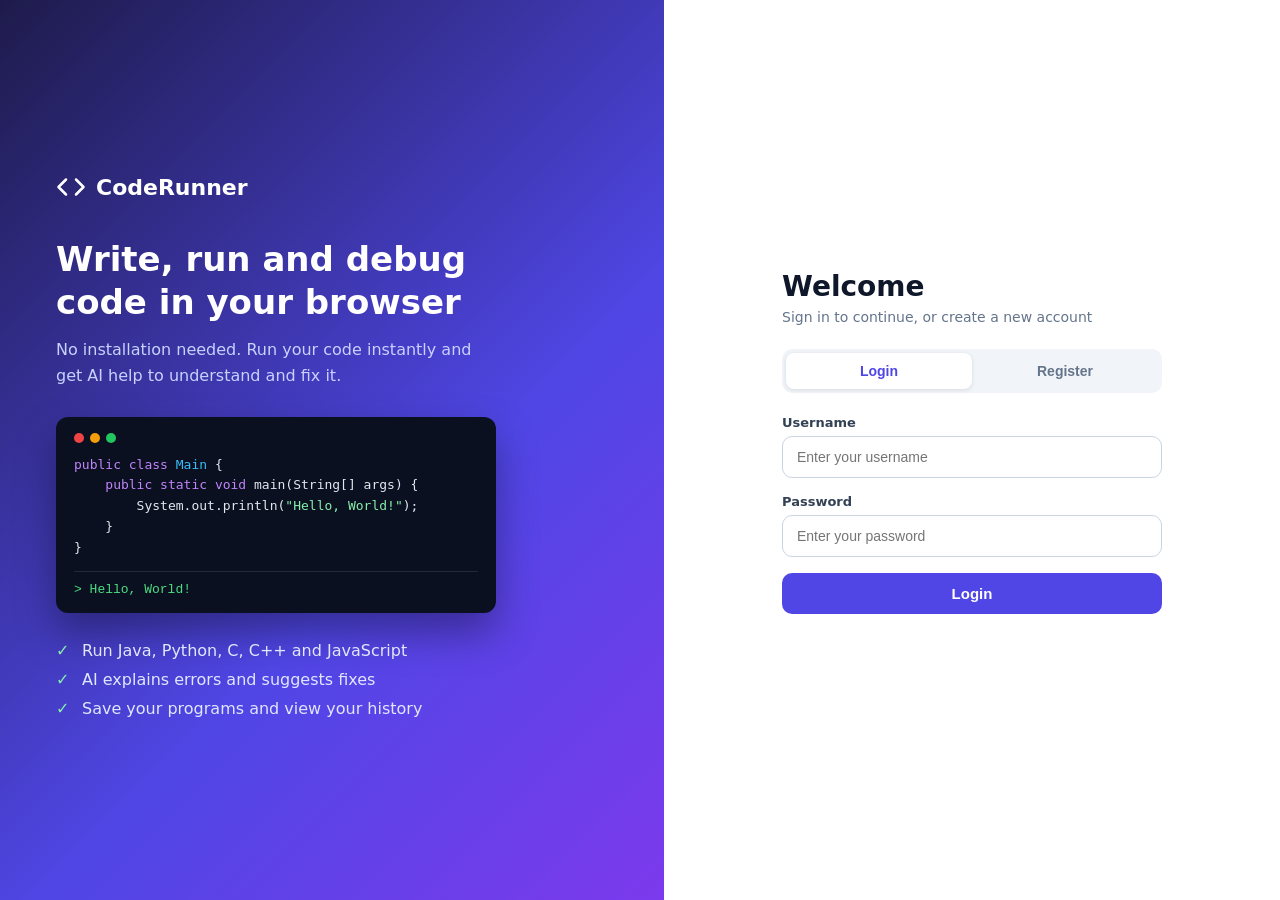
<file: src/main/resources/static/index.html>
<!DOCTYPE html>
<html lang="en">
<head>
    <meta charset="UTF-8">
    <meta name="viewport" content="width=device-width, initial-scale=1.0">
    <title>Online Compiler - Sign in</title>
    <link rel="stylesheet" href="css/style.css">
</head>
<body class="auth-page">

<!-- Left side: branding and feature highlights -->
<section class="brand-panel">
    <div class="brand-logo">
        <svg width="30" height="30" viewBox="0 0 24 24" fill="none" stroke="currentColor"
             stroke-width="2" stroke-linecap="round" stroke-linejoin="round">
            <polyline points="16 18 22 12 16 6"></polyline>
            <polyline points="8 6 2 12 8 18"></polyline>
        </svg>
        <span>CodeRunner</span>
    </div>

    <h2>Write, run and debug code in your browser</h2>
    <p class="brand-text">No installation needed. Run your code instantly and get AI help to understand and fix it.</p>

    <!-- Decorative code preview -->
    <div class="code-preview">
        <div class="code-dots"><span></span><span></span><span></span></div>
        <pre><span class="kw">public class</span> <span class="ty">Main</span> {
    <span class="kw">public static void</span> main(String[] args) {
        System.out.println(<span class="st">"Hello, World!"</span>);
    }
}</pre>
        <div class="code-output">&gt; Hello, World!</div>
    </div>

    <ul class="feature-list">
        <li>Run Java, Python, C, C++ and JavaScript</li>
        <li>AI explains errors and suggests fixes</li>
        <li>Save your programs and view your history</li>
    </ul>
</section>

<!-- Right side: login and register forms -->
<section class="form-panel">
    <div class="auth-card">
        <h1>Welcome</h1>
        <p class="subtitle">Sign in to continue, or create a new account</p>

        <!-- Tabs to switch between login and register -->
        <div class="tabs">
            <button id="loginTab" class="tab active" type="button">Login</button>
            <button id="registerTab" class="tab" type="button">Register</button>
        </div>

        <!-- Login form -->
        <div id="loginForm">
            <label class="field-label" for="loginUsername">Username</label>
            <input id="loginUsername" type="text" placeholder="Enter your username" autocomplete="username">

            <label class="field-label" for="loginPassword">Password</label>
            <input id="loginPassword" type="password" placeholder="Enter your password" autocomplete="current-password">

            <button id="loginBtn" class="primary-btn" type="button">Login</button>
        </div>

        <!-- Register form, hidden until the Register tab is clicked -->
        <div id="registerForm" class="hidden">
            <label class="field-label" for="regUsername">Username</label>
            <input id="regUsername" type="text" placeholder="Choose a username" autocomplete="username">

            <label class="field-label" for="regEmail">Email</label>
            <input id="regEmail" type="email" placeholder="you@example.com" autocomplete="email">

            <label class="field-label" for="regPassword">Password</label>
            <input id="regPassword" type="password" placeholder="At least 8 characters" autocomplete="new-password">

            <button id="registerBtn" class="primary-btn" type="button">Create account</button>
        </div>

        <!-- Shows success and error messages from the backend -->
        <p id="message" class="message"></p>
    </div>
</section>

<script src="js/auth.js"></script>

<!--
Purpose: index.html is the first page. It lets a user register or log in.
How it works: the page has two forms and a message area. auth.js switches the tabs,
sends the data to /api/auth/login or /api/auth/register, and shows the result.
-->
</body>
</html>
</file>
<file: src/main/resources/static/css/style.css>
/* Colours and sizes used across the whole app */
:root {
    --primary: #4f46e5;
    --primary-dark: #4338ca;
    --dark: #0f172a;
    --text: #0f172a;
    --muted: #64748b;
    --border: #e2e8f0;
    --bg: #f8fafc;
    --error: #dc2626;
    --success: #16a34a;
}

/* Basic reset so every element starts with the same spacing */
* { box-sizing: border-box; margin: 0; padding: 0; }

body {
    font-family: "Segoe UI", system-ui, -apple-system, Arial, sans-serif;
    background: var(--bg);
    color: var(--text);
}

.hidden { display: none; }

/* ---------- Login page layout: brand panel on the left, form on the right ---------- */
.auth-page { min-height: 100vh; display: flex; }

.brand-panel {
    flex: 1;
    padding: 56px;
    color: #ffffff;
    background: linear-gradient(135deg, #1e1b4b 0%, #4f46e5 60%, #7c3aed 100%);
    display: flex;
    flex-direction: column;
    justify-content: center;
}

.brand-logo { display: flex; align-items: center; gap: 10px; font-size: 22px; font-weight: 700; margin-bottom: 36px; }

.brand-panel h2 { font-size: 34px; line-height: 1.25; max-width: 460px; }
.brand-text { margin: 14px 0 28px; color: #c7d2fe; max-width: 440px; line-height: 1.6; }

/* Decorative code window */
.code-preview {
    background: #0b1020;
    border-radius: 12px;
    padding: 16px 18px;
    max-width: 440px;
    box-shadow: 0 20px 40px rgba(0, 0, 0, 0.35);
    font-family: Consolas, "Courier New", monospace;
    font-size: 13px;
}
.code-dots { display: flex; gap: 6px; margin-bottom: 12px; }
.code-dots span { width: 10px; height: 10px; border-radius: 50%; background: #334155; }
.code-dots span:nth-child(1) { background: #ef4444; }
.code-dots span:nth-child(2) { background: #f59e0b; }
.code-dots span:nth-child(3) { background: #22c55e; }
.code-preview pre { color: #e2e8f0; line-height: 1.6; }
.kw { color: #c084fc; }
.ty { color: #38bdf8; }
.st { color: #86efac; }
.code-output { margin-top: 12px; padding-top: 10px; border-top: 1px solid #1e293b; color: #4ade80; }

.feature-list { list-style: none; margin-top: 28px; }
.feature-list li { margin-bottom: 10px; color: #e0e7ff; padding-left: 26px; position: relative; }
.feature-list li::before { content: "\2713"; position: absolute; left: 0; color: #86efac; font-weight: 700; }

/* ---------- Form side ---------- */
.form-panel { flex: 1; display: flex; align-items: center; justify-content: center; padding: 32px; background: #ffffff; }

.auth-card { width: 100%; max-width: 380px; }
.auth-card h1 { font-size: 28px; }
.subtitle { color: var(--muted); margin: 6px 0 24px; font-size: 14px; }

/* Login and Register tabs */
.tabs { display: flex; background: #f1f5f9; padding: 4px; border-radius: 10px; margin-bottom: 22px; }
.tab {
    flex: 1;
    padding: 10px;
    border: none;
    background: transparent;
    border-radius: 8px;
    cursor: pointer;
    font-size: 14px;
    font-weight: 600;
    color: var(--muted);
}
.tab.active { background: #ffffff; color: var(--primary); box-shadow: 0 1px 4px rgba(15, 23, 42, 0.12); }

/* Labels and inputs */
.field-label { display: block; font-size: 13px; font-weight: 600; margin-bottom: 6px; color: #334155; }

input {
    width: 100%;
    padding: 12px 14px;
    margin-bottom: 16px;
    border: 1px solid #cbd5e1;
    border-radius: 10px;
    font-size: 14px;
    background: #ffffff;
}
input:focus { outline: none; border-color: var(--primary); box-shadow: 0 0 0 3px rgba(79, 70, 229, 0.15); }

/* Main button */
.primary-btn {
    width: 100%;
    padding: 12px;
    background: var(--primary);
    color: #ffffff;
    border: none;
    border-radius: 10px;
    font-size: 15px;
    font-weight: 600;
    cursor: pointer;
}
.primary-btn:hover { background: var(--primary-dark); }
.primary-btn:disabled { background: #94a3b8; cursor: not-allowed; }

/* Success and error messages */
.message { margin-top: 16px; font-size: 14px; text-align: center; white-space: pre-line; }
.message.error { color: var(--error); }
.message.success { color: var(--success); }

/* ---------- Small screens: hide the brand panel ---------- */
@media (max-width: 860px) {
    .brand-panel { display: none; }
    .form-panel { background: var(--bg); }
}
/* ---------- Editor page ---------- */
.editor-page { height: 100vh; display: flex; flex-direction: column; background: var(--bg); }

.topbar {
    display: flex;
    align-items: center;
    justify-content: space-between;
    padding: 12px 24px;
    background: var(--dark);
    color: #ffffff;
}
.topbar-logo { display: flex; align-items: center; gap: 8px; font-weight: 700; font-size: 18px; }
.topbar-user { display: flex; align-items: center; gap: 14px; font-size: 14px; }

.ghost-btn {
    background: transparent;
    color: #ffffff;
    border: 1px solid #475569;
    border-radius: 8px;
    padding: 6px 14px;
    cursor: pointer;
}
.ghost-btn:hover { background: #1e293b; }

/* Two columns: editor on the left, results on the right */
.workspace { flex: 1; display: flex; gap: 16px; padding: 16px; min-height: 0; }
.editor-pane, .side-pane {
    flex: 1;
    display: flex;
    flex-direction: column;
    background: #ffffff;
    border: 1px solid var(--border);
    border-radius: 12px;
    padding: 16px;
    min-width: 0;
}

.toolbar { display: flex; align-items: center; justify-content: space-between; margin-bottom: 12px; gap: 8px; flex-wrap: wrap; }
.toolbar-actions { display: flex; gap: 8px; }

select {
    padding: 9px 12px;
    border: 1px solid #cbd5e1;
    border-radius: 8px;
    font-size: 14px;
    background: #ffffff;
}

.run-btn, .secondary-btn {
    padding: 9px 16px;
    border-radius: 8px;
    font-size: 14px;
    font-weight: 600;
    cursor: pointer;
    border: 1px solid transparent;
}
.run-btn { background: var(--success); color: #ffffff; }
.run-btn:hover { background: #15803d; }
.secondary-btn { background: #ffffff; color: var(--primary); border-color: var(--primary); }
.secondary-btn:hover { background: #eef2ff; }
.run-btn:disabled, .secondary-btn:disabled { opacity: 0.6; cursor: not-allowed; }

/* Code editor and input box */
.code-area, .stdin-area {
    width: 100%;
    border: 1px solid #1e293b;
    border-radius: 10px;
    background: #0b1020;
    color: #e2e8f0;
    font-family: Consolas, "Courier New", monospace;
    font-size: 14px;
    line-height: 1.6;
    padding: 14px;
    resize: none;
    tab-size: 4;
}
.code-area { flex: 1; min-height: 240px; }
.stdin-area { height: 80px; margin-top: 4px; }
.code-area:focus, .stdin-area:focus { outline: none; border-color: var(--primary); }

/* Right side tabs */
.side-tabs { display: flex; gap: 4px; background: #f1f5f9; padding: 4px; border-radius: 10px; margin-bottom: 12px; }
.side-tab {
    flex: 1;
    padding: 8px;
    border: none;
    background: transparent;
    border-radius: 8px;
    cursor: pointer;
    font-size: 13px;
    font-weight: 600;
    color: var(--muted);
}
.side-tab.active { background: #ffffff; color: var(--primary); box-shadow: 0 1px 4px rgba(15, 23, 42, 0.12); }

.panel { flex: 1; overflow-y: auto; }

.result-box {
    background: #f8fafc;
    border: 1px solid var(--border);
    border-radius: 10px;
    padding: 14px;
    font-family: Consolas, "Courier New", monospace;
    font-size: 13px;
    line-height: 1.6;
    white-space: pre-wrap;
    word-break: break-word;
    margin-bottom: 10px;
}
.error-box { background: #fef2f2; border-color: #fecaca; color: #991b1b; }

.status-badge { display: inline-block; padding: 4px 12px; border-radius: 999px; font-size: 12px; font-weight: 700; margin-bottom: 10px; }
.status-badge.ok { background: #dcfce7; color: #166534; }
.status-badge.fail { background: #fee2e2; color: #991b1b; }
.stats { font-size: 12px; color: var(--muted); }

/* History and saved lists */
.item-list { display: flex; flex-direction: column; gap: 8px; }
.item {
    border: 1px solid var(--border);
    border-radius: 10px;
    padding: 10px 12px;
    cursor: pointer;
    display: flex;
    justify-content: space-between;
    align-items: center;
    gap: 8px;
}
.item:hover { background: #f8fafc; border-color: var(--primary); }
.item-title { font-weight: 600; font-size: 14px; }
.item-meta { font-size: 12px; color: var(--muted); margin-top: 2px; }
.item-delete { background: none; border: none; color: var(--error); cursor: pointer; font-size: 13px; }
.empty-text { color: var(--muted); font-size: 14px; padding: 8px; }

/* Small message at the bottom of the screen */
.toast {
    position: fixed;
    bottom: 24px;
    left: 50%;
    transform: translateX(-50%);
    background: var(--dark);
    color: #ffffff;
    padding: 10px 20px;
    border-radius: 8px;
    font-size: 14px;
}
.toast.error { background: var(--error); }

/* On small screens the two columns stack */
@media (max-width: 900px) {
    .workspace { flex-direction: column; overflow-y: auto; }
}
/*
Purpose: style.css styles the login page. The editor page styles are added in the next step.
How it works: colours are stored once in :root variables, so changing --primary changes the
whole theme. The brand panel is hidden on small screens so the form fits a phone.
*/
</file>
